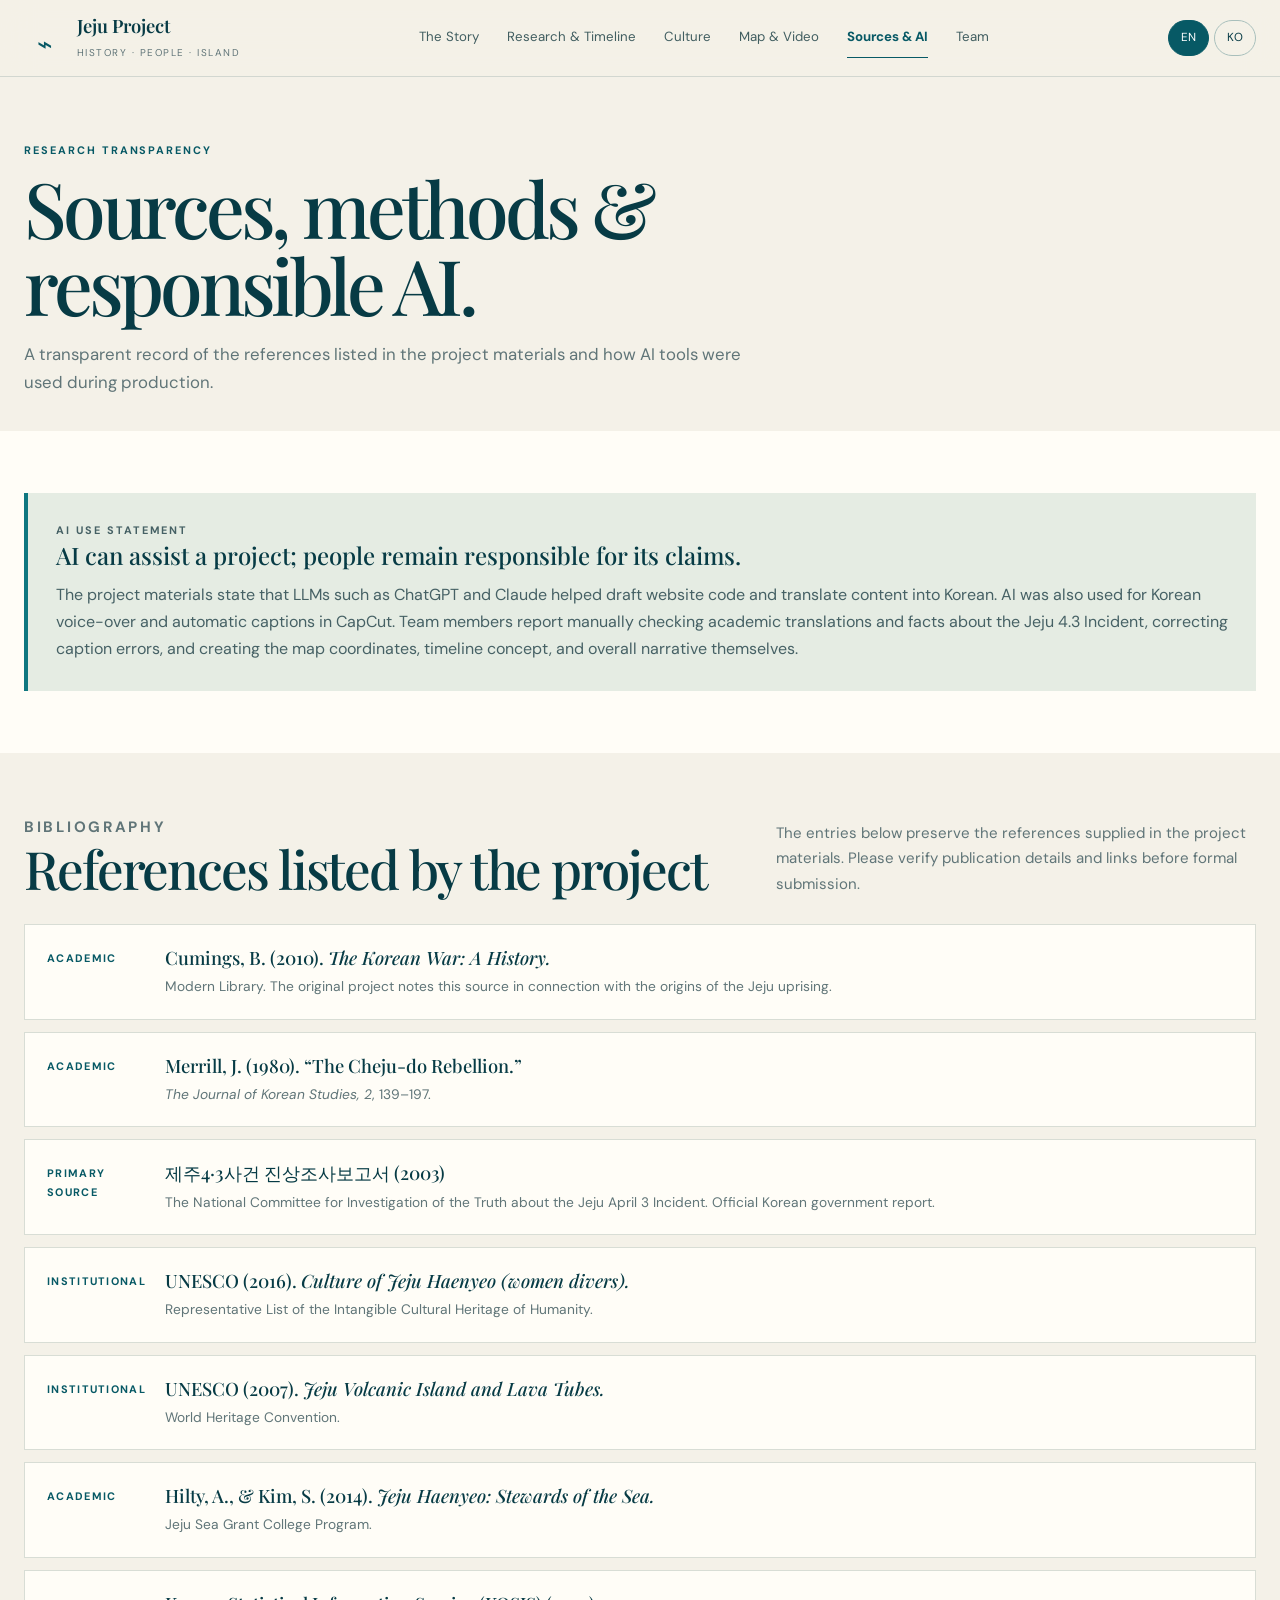
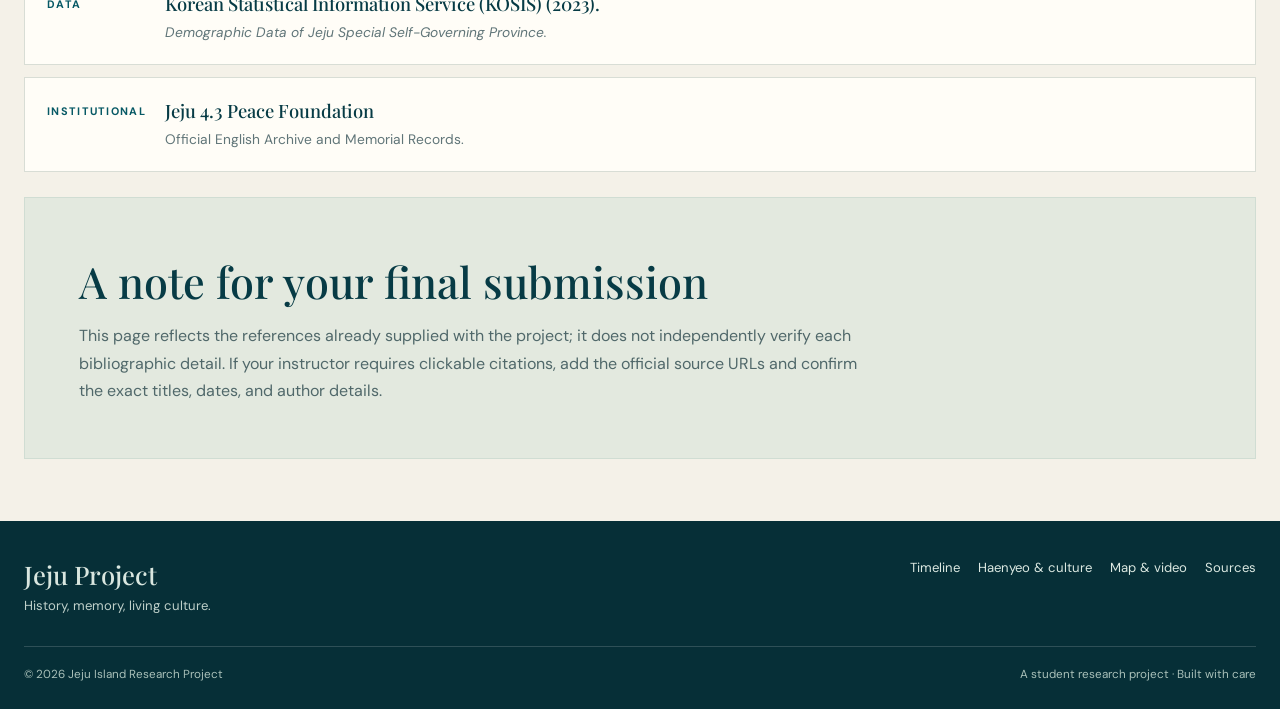
<file: ai-sources.html>
<!doctype html><html lang="en"><head><meta charset="utf-8"><meta name="viewport" content="width=device-width,initial-scale=1"><meta name="theme-color" content="#f4f1e8"><link rel="stylesheet" href="style.css"><title>Sources & AI — Jeju Project</title></head><body><header class="site-header"><div class="container header-inner">
<a class="brand" href="index.html"><span class="brand-icon">⌁</span><span><span class="brand-name">Jeju Project</span><span class="brand-sub" data-en="History · People · Island" data-ko="역사 · 사람 · 섬">History · People · Island</span></span></a>
<nav class="nav" id="site-nav"><a href="index.html" data-en="The Story" data-ko="이야기">The Story</a><a href="history.html" data-en="Research & Timeline" data-ko="연구와 연대표">Research & Timeline</a><a href="culture.html" data-en="Culture" data-ko="문화">Culture</a><a href="media.html" data-en="Map & Video" data-ko="지도와 영상">Map & Video</a><a href="ai-sources.html" data-en="Sources & AI" data-ko="출처와 AI">Sources & AI</a><a href="team.html" data-en="Team" data-ko="팀">Team</a></nav>
<div class="language"><button id="btn-en" class="active">EN</button><button id="btn-ko">KO</button></div><button class="menu-toggle" aria-label="Toggle navigation" aria-expanded="false">☰</button>
</div></header>
<main><div class="container page-heading"><p class="eyebrow" data-en="Research transparency" data-ko="연구의 투명성">Research transparency</p><h1 data-en="Sources, methods & responsible AI." data-ko="출처, 방법론, 책임 있는 AI 활용.">Sources, methods & responsible AI.</h1><p class="lead" data-en="A transparent record of the references listed in the project materials and how AI tools were used during production." data-ko="프로젝트 자료에 기재된 참고 문헌과 제작 과정에서 AI 도구를 활용한 방법을 투명하게 기록합니다.">A transparent record of the references listed in the project materials and how AI tools were used during production.</p></div>
<section class="section section-paper"><div class="container"><div class="feature-card"><p class="eyebrow" data-en="AI use statement" data-ko="AI 활용 설명">AI use statement</p><h3 data-en="AI can assist a project; people remain responsible for its claims." data-ko="AI는 프로젝트를 도울 수 있지만, 주장에 대한 책임은 사람에게 있습니다.">AI can assist a project; people remain responsible for its claims.</h3><p data-en="The project materials state that LLMs such as ChatGPT and Claude helped draft website code and translate content into Korean. AI was also used for Korean voice-over and automatic captions in CapCut. Team members report manually checking academic translations and facts about the Jeju 4.3 Incident, correcting caption errors, and creating the map coordinates, timeline concept, and overall narrative themselves." data-ko="프로젝트 자료에 따르면 ChatGPT와 Claude 같은 LLM은 웹사이트 코드 초안과 한국어 번역에 활용되었습니다. CapCut에서는 한국어 음성 더빙과 자동 자막에도 AI가 사용되었습니다. 팀원들은 학술 번역과 제주 4·3 사건 관련 사실을 직접 확인하고, 자막 오류를 수정했으며, 지도 좌표와 연대표 개념, 전체 서사는 직접 제작했다고 설명합니다.">The project materials state that LLMs such as ChatGPT and Claude helped draft website code and translate content into Korean. AI was also used for Korean voice-over and automatic captions in CapCut. Team members report manually checking academic translations and facts about the Jeju 4.3 Incident, correcting caption errors, and creating the map coordinates, timeline concept, and overall narrative themselves.</p></div></div></section>
<section class="section"><div class="container"><div class="section-heading"><div><p class="eyebrow" data-en="Bibliography" data-ko="참고 문헌">Bibliography</p><h2 data-en="References listed by the project" data-ko="프로젝트 참고 자료">References listed by the project</h2></div><p data-en="The entries below preserve the references supplied in the project materials. Please verify publication details and links before formal submission." data-ko="아래 항목은 프로젝트 자료에 제공된 참고 문헌을 보존한 것입니다. 공식 제출 전 출판 정보와 링크를 확인하세요.">The entries below preserve the references supplied in the project materials. Please verify publication details and links before formal submission.</p></div><div class="source-list">
<article class="source-item"><div class="type">Academic</div><div><h3>Cumings, B. (2010). <em>The Korean War: A History.</em></h3><p>Modern Library. The original project notes this source in connection with the origins of the Jeju uprising.</p></div></article>
<article class="source-item"><div class="type">Academic</div><div><h3>Merrill, J. (1980). “The Cheju-do Rebellion.”</h3><p><em>The Journal of Korean Studies, 2</em>, 139–197.</p></div></article>
<article class="source-item"><div class="type">Primary source</div><div><h3>제주4·3사건 진상조사보고서 (2003)</h3><p>The National Committee for Investigation of the Truth about the Jeju April 3 Incident. Official Korean government report.</p></div></article>
<article class="source-item"><div class="type">Institutional</div><div><h3>UNESCO (2016). <em>Culture of Jeju Haenyeo (women divers).</em></h3><p>Representative List of the Intangible Cultural Heritage of Humanity.</p></div></article>
<article class="source-item"><div class="type">Institutional</div><div><h3>UNESCO (2007). <em>Jeju Volcanic Island and Lava Tubes.</em></h3><p>World Heritage Convention.</p></div></article>
<article class="source-item"><div class="type">Academic</div><div><h3>Hilty, A., & Kim, S. (2014). <em>Jeju Haenyeo: Stewards of the Sea.</em></h3><p>Jeju Sea Grant College Program.</p></div></article>
<article class="source-item"><div class="type">Data</div><div><h3>Korean Statistical Information Service (KOSIS) (2023).</h3><p><em>Demographic Data of Jeju Special Self-Governing Province.</em></p></div></article>
<article class="source-item"><div class="type">Institutional</div><div><h3>Jeju 4.3 Peace Foundation</h3><p>Official English Archive and Memorial Records.</p></div></article>
</div><div class="callout" style="margin-top:25px"><h2 data-en="A note for your final submission" data-ko="최종 제출 전 확인 사항">A note for your final submission</h2><p data-en="This page reflects the references already supplied with the project; it does not independently verify each bibliographic detail. If your instructor requires clickable citations, add the official source URLs and confirm the exact titles, dates, and author details." data-ko="이 페이지는 프로젝트에 이미 포함된 참고 문헌을 반영하며, 각 서지 정보가 독립적으로 검증된 것은 아닙니다. 교수자가 링크가 포함된 인용을 요구한다면 공식 URL을 추가하고 제목, 날짜, 저자 정보를 확인하세요.">This page reflects the references already supplied with the project; it does not independently verify each bibliographic detail. If your instructor requires clickable citations, add the official source URLs and confirm the exact titles, dates, and author details.</p></div></div></section></main><footer class="footer"><div class="container"><div class="footer-top"><div><div class="footer-title">Jeju Project</div><p data-en="History, memory, living culture." data-ko="역사, 기억, 살아 있는 문화.">History, memory, living culture.</p></div><div class="footer-links"><a href="history.html" data-en="Timeline" data-ko="연대표">Timeline</a><a href="culture.html" data-en="Haenyeo & culture" data-ko="해녀와 문화">Haenyeo & culture</a><a href="media.html" data-en="Map & video" data-ko="지도와 영상">Map & video</a><a href="ai-sources.html" data-en="Sources" data-ko="출처">Sources</a></div></div><div class="footer-bottom"><span>© 2026 Jeju Island Research Project</span><span data-en="A student research project · Built with care" data-ko="학생 연구 프로젝트 · 정성으로 제작">A student research project · Built with care</span></div></div></footer><script src="script.js"></script></body></html>
</file>
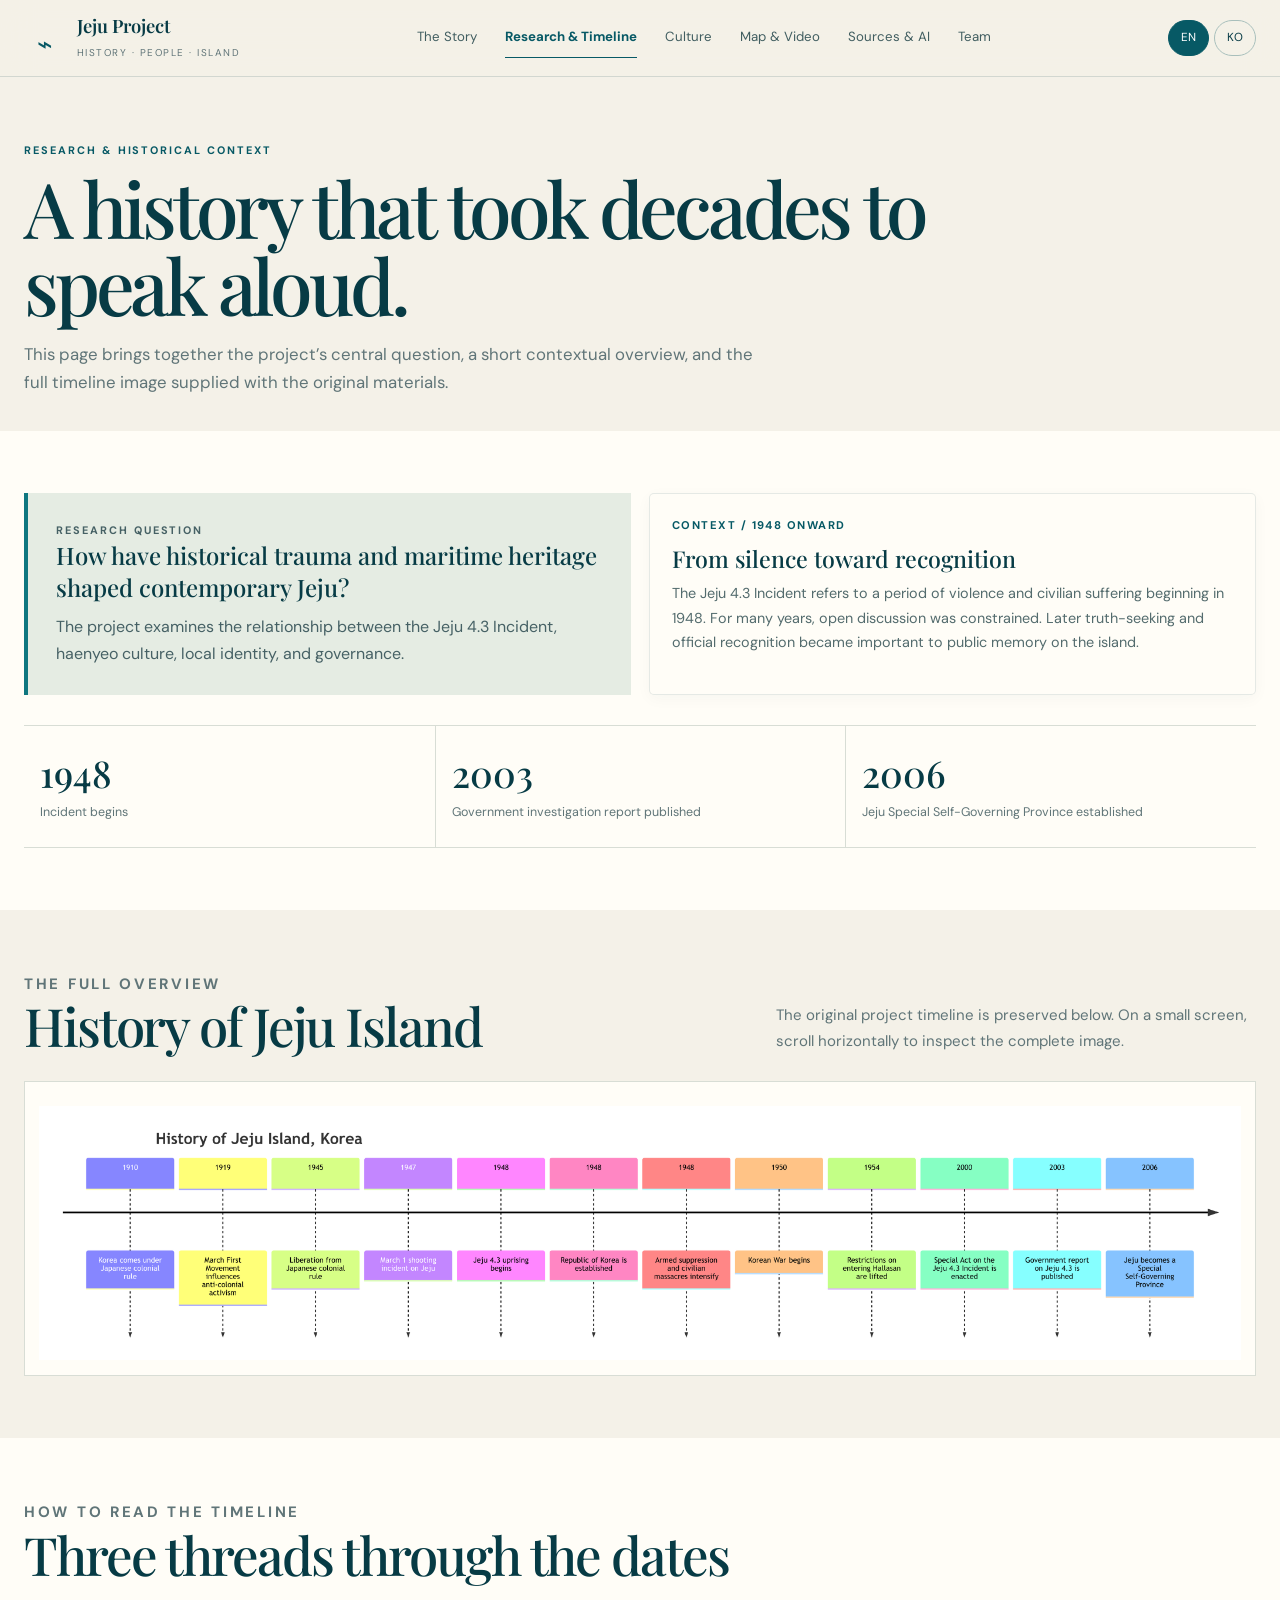
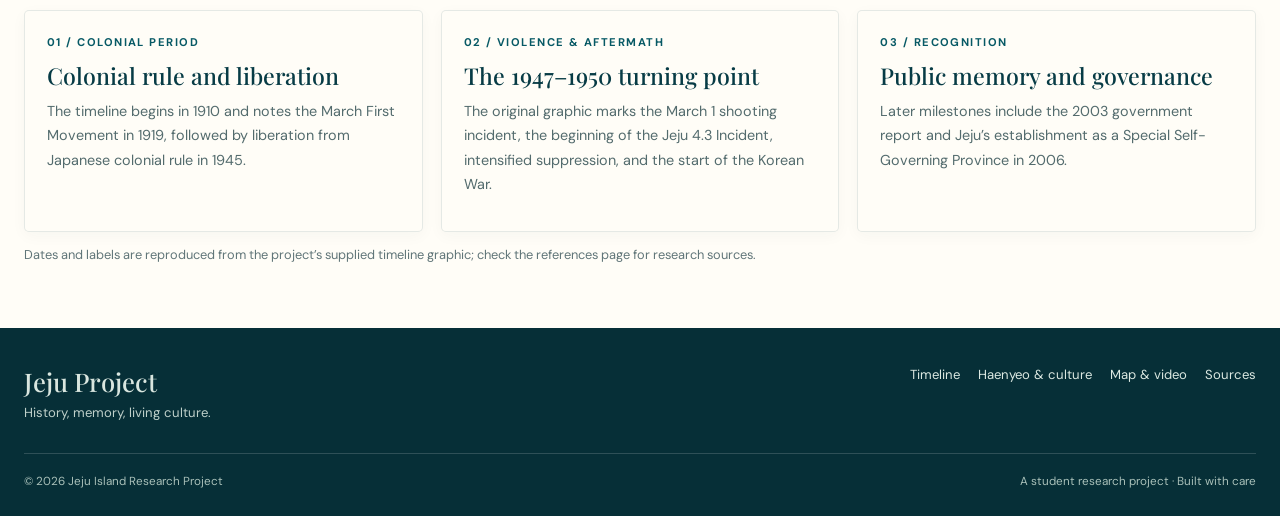
<file: history.html>
<!doctype html><html lang="en"><head><meta charset="utf-8"><meta name="viewport" content="width=device-width,initial-scale=1"><meta name="theme-color" content="#f4f1e8"><link rel="stylesheet" href="style.css"><title>Research & Timeline — Jeju Project</title></head><body><header class="site-header"><div class="container header-inner">
<a class="brand" href="index.html"><span class="brand-icon">⌁</span><span><span class="brand-name">Jeju Project</span><span class="brand-sub" data-en="History · People · Island" data-ko="역사 · 사람 · 섬">History · People · Island</span></span></a>
<nav class="nav" id="site-nav"><a href="index.html" data-en="The Story" data-ko="이야기">The Story</a><a href="history.html" data-en="Research & Timeline" data-ko="연구와 연대표">Research & Timeline</a><a href="culture.html" data-en="Culture" data-ko="문화">Culture</a><a href="media.html" data-en="Map & Video" data-ko="지도와 영상">Map & Video</a><a href="ai-sources.html" data-en="Sources & AI" data-ko="출처와 AI">Sources & AI</a><a href="team.html" data-en="Team" data-ko="팀">Team</a></nav>
<div class="language"><button id="btn-en" class="active">EN</button><button id="btn-ko">KO</button></div><button class="menu-toggle" aria-label="Toggle navigation" aria-expanded="false">☰</button>
</div></header>
<main><div class="container page-heading"><p class="eyebrow" data-en="Research & historical context" data-ko="연구와 역사적 배경">Research & historical context</p><h1 data-en="A history that took decades to speak aloud." data-ko="수십 년이 지나서야 말할 수 있었던 역사.">A history that took decades to speak aloud.</h1><p class="lead" data-en="This page brings together the project’s central question, a short contextual overview, and the full timeline image supplied with the original materials." data-ko="이 페이지에서는 프로젝트의 핵심 질문, 간략한 역사적 배경, 원본 자료에 포함된 전체 연대표 이미지를 함께 살펴봅니다.">This page brings together the project’s central question, a short contextual overview, and the full timeline image supplied with the original materials.</p></div>
<section class="section section-paper"><div class="container"><div class="grid two"><article class="feature-card"><p class="eyebrow" data-en="Research question" data-ko="연구 질문">Research question</p><h3 data-en="How have historical trauma and maritime heritage shaped contemporary Jeju?" data-ko="역사적 트라우마와 해양 유산은 현대 제주를 어떻게 형성했을까요?">How have historical trauma and maritime heritage shaped contemporary Jeju?</h3><p data-en="The project examines the relationship between the Jeju 4.3 Incident, haenyeo culture, local identity, and governance." data-ko="이 프로젝트는 제주 4·3 사건, 해녀 문화, 지역 정체성, 거버넌스의 관계를 살펴봅니다.">The project examines the relationship between the Jeju 4.3 Incident, haenyeo culture, local identity, and governance.</p></article><article class="card"><div class="card-body"><div class="number-label">Context / 1948 onward</div><h3 data-en="From silence toward recognition" data-ko="침묵에서 인정으로">From silence toward recognition</h3><p data-en="The Jeju 4.3 Incident refers to a period of violence and civilian suffering beginning in 1948. For many years, open discussion was constrained. Later truth-seeking and official recognition became important to public memory on the island." data-ko="제주 4·3 사건은 1948년에 시작된 폭력과 민간인 피해의 시기를 가리킵니다. 오랜 기간 공개적인 논의에는 제약이 있었으며, 이후 진상 규명과 공식적인 인정은 섬의 공적 기억에서 중요한 의미를 갖게 되었습니다.">The Jeju 4.3 Incident refers to a period of violence and civilian suffering beginning in 1948. For many years, open discussion was constrained. Later truth-seeking and official recognition became important to public memory on the island.</p></div></article></div><div class="stats"><div class="stat"><strong>1948</strong><span data-en="Incident begins" data-ko="사건 시작">Incident begins</span></div><div class="stat"><strong>2003</strong><span data-en="Government investigation report published" data-ko="정부 진상조사보고서 발간">Government investigation report published</span></div><div class="stat"><strong>2006</strong><span data-en="Jeju Special Self-Governing Province established" data-ko="제주특별자치도 출범">Jeju Special Self-Governing Province established</span></div></div></div></section>
<section class="section"><div class="container"><div class="section-heading"><div><p class="eyebrow" data-en="The full overview" data-ko="전체 개요">The full overview</p><h2 data-en="History of Jeju Island" data-ko="제주도의 역사">History of Jeju Island</h2></div><p data-en="The original project timeline is preserved below. On a small screen, scroll horizontally to inspect the complete image." data-ko="원본 프로젝트 연대표를 아래에 그대로 보존했습니다. 작은 화면에서는 가로로 스크롤해 전체 이미지를 확인하세요.">The original project timeline is preserved below. On a small screen, scroll horizontally to inspect the complete image.</p></div><div class="timeline-wrap"><img src="timeline.png" alt="Original history of Jeju Island timeline" style="min-width:900px;width:100%;height:auto"></div></div></section>
<section class="section section-paper"><div class="container"><div class="section-heading"><div><p class="eyebrow" data-en="How to read the timeline" data-ko="연대표 읽는 법">How to read the timeline</p><h2 data-en="Three threads through the dates" data-ko="연도를 관통하는 세 가지 흐름">Three threads through the dates</h2></div></div><div class="grid three"><article class="card"><div class="card-body"><div class="number-label">01 / Colonial period</div><h3 data-en="Colonial rule and liberation" data-ko="식민 통치와 해방">Colonial rule and liberation</h3><p data-en="The timeline begins in 1910 and notes the March First Movement in 1919, followed by liberation from Japanese colonial rule in 1945." data-ko="연대표는 1910년부터 시작해 1919년 3·1 운동과 1945년 일제강점기 해방을 기록합니다.">The timeline begins in 1910 and notes the March First Movement in 1919, followed by liberation from Japanese colonial rule in 1945.</p></div></article><article class="card"><div class="card-body"><div class="number-label">02 / Violence & aftermath</div><h3 data-en="The 1947–1950 turning point" data-ko="1947–1950년의 전환점">The 1947–1950 turning point</h3><p data-en="The original graphic marks the March 1 shooting incident, the beginning of the Jeju 4.3 Incident, intensified suppression, and the start of the Korean War." data-ko="원본 그래픽은 3·1 발포 사건, 제주 4·3 사건의 시작, 진압과 민간인 학살의 심화, 한국전쟁 발발을 표시합니다.">The original graphic marks the March 1 shooting incident, the beginning of the Jeju 4.3 Incident, intensified suppression, and the start of the Korean War.</p></div></article><article class="card"><div class="card-body"><div class="number-label">03 / Recognition</div><h3 data-en="Public memory and governance" data-ko="공적 기억과 거버넌스">Public memory and governance</h3><p data-en="Later milestones include the 2003 government report and Jeju’s establishment as a Special Self-Governing Province in 2006." data-ko="후대의 이정표에는 2003년 정부 보고서와 2006년 제주특별자치도 출범이 포함됩니다.">Later milestones include the 2003 government report and Jeju’s establishment as a Special Self-Governing Province in 2006.</p></div></article></div><p class="timeline-note" data-en="Dates and labels are reproduced from the project’s supplied timeline graphic; check the references page for research sources." data-ko="날짜와 설명은 프로젝트에서 제공한 연대표를 바탕으로 했습니다. 연구 출처는 참고 문헌 페이지를 확인하세요.">Dates and labels are reproduced from the project’s supplied timeline graphic; check the references page for research sources.</p></div></section></main><footer class="footer"><div class="container"><div class="footer-top"><div><div class="footer-title">Jeju Project</div><p data-en="History, memory, living culture." data-ko="역사, 기억, 살아 있는 문화.">History, memory, living culture.</p></div><div class="footer-links"><a href="history.html" data-en="Timeline" data-ko="연대표">Timeline</a><a href="culture.html" data-en="Haenyeo & culture" data-ko="해녀와 문화">Haenyeo & culture</a><a href="media.html" data-en="Map & video" data-ko="지도와 영상">Map & video</a><a href="ai-sources.html" data-en="Sources" data-ko="출처">Sources</a></div></div><div class="footer-bottom"><span>© 2026 Jeju Island Research Project</span><span data-en="A student research project · Built with care" data-ko="학생 연구 프로젝트 · 정성으로 제작">A student research project · Built with care</span></div></div></footer><script src="script.js"></script></body></html>
</file>
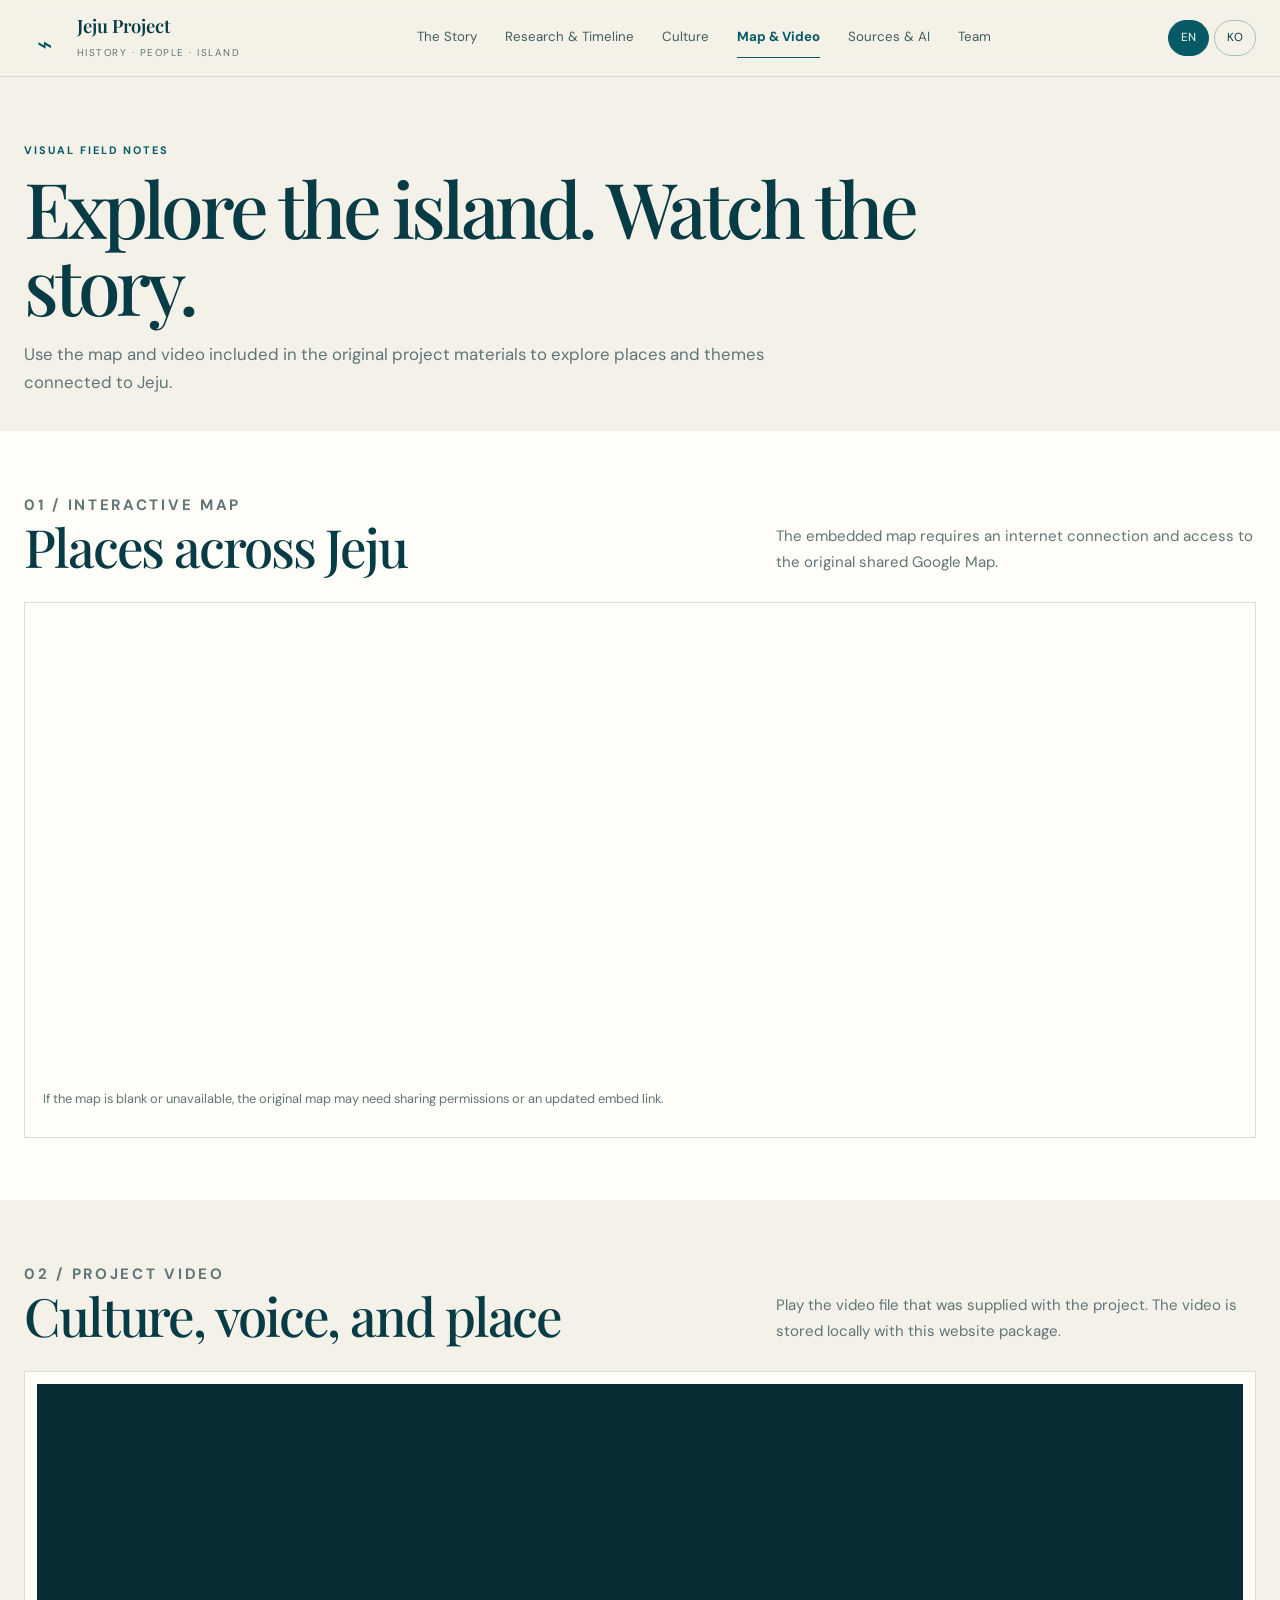
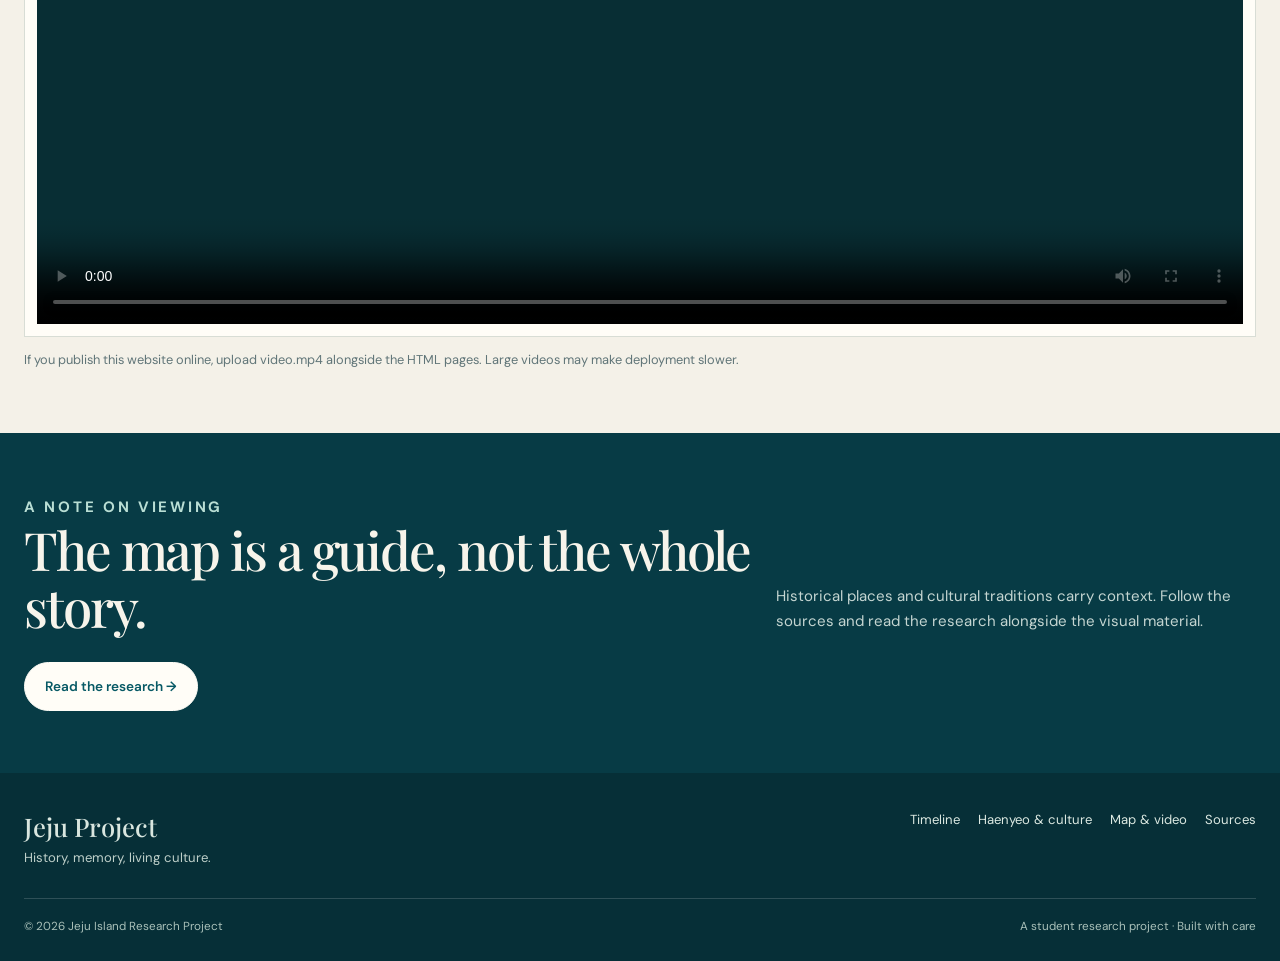
<file: media.html>
<!doctype html><html lang="en"><head><meta charset="utf-8"><meta name="viewport" content="width=device-width,initial-scale=1"><meta name="theme-color" content="#f4f1e8"><link rel="stylesheet" href="style.css"><title>Map & Video — Jeju Project</title></head><body><header class="site-header"><div class="container header-inner">
<a class="brand" href="index.html"><span class="brand-icon">⌁</span><span><span class="brand-name">Jeju Project</span><span class="brand-sub" data-en="History · People · Island" data-ko="역사 · 사람 · 섬">History · People · Island</span></span></a>
<nav class="nav" id="site-nav"><a href="index.html" data-en="The Story" data-ko="이야기">The Story</a><a href="history.html" data-en="Research & Timeline" data-ko="연구와 연대표">Research & Timeline</a><a href="culture.html" data-en="Culture" data-ko="문화">Culture</a><a href="media.html" data-en="Map & Video" data-ko="지도와 영상">Map & Video</a><a href="ai-sources.html" data-en="Sources & AI" data-ko="출처와 AI">Sources & AI</a><a href="team.html" data-en="Team" data-ko="팀">Team</a></nav>
<div class="language"><button id="btn-en" class="active">EN</button><button id="btn-ko">KO</button></div><button class="menu-toggle" aria-label="Toggle navigation" aria-expanded="false">☰</button>
</div></header>
<main><div class="container page-heading"><p class="eyebrow" data-en="Visual field notes" data-ko="시각적 현장 기록">Visual field notes</p><h1 data-en="Explore the island. Watch the story." data-ko="섬을 탐험하고 이야기를 만나세요.">Explore the island. Watch the story.</h1><p class="lead" data-en="Use the map and video included in the original project materials to explore places and themes connected to Jeju." data-ko="원본 프로젝트 자료에 포함된 지도와 영상을 통해 제주와 관련된 장소와 주제를 살펴보세요.">Use the map and video included in the original project materials to explore places and themes connected to Jeju.</p></div>
<section class="section section-paper"><div class="container"><div class="section-heading"><div><p class="eyebrow">01 / Interactive map</p><h2 data-en="Places across Jeju" data-ko="제주 곳곳의 장소">Places across Jeju</h2></div><p data-en="The embedded map requires an internet connection and access to the original shared Google Map." data-ko="삽입된 지도는 인터넷 연결과 원본 공유 Google 지도에 대한 접근이 필요합니다.">The embedded map requires an internet connection and access to the original shared Google Map.</p></div><div class="media-box"><iframe title="Interactive map of Jeju Island" src="https://www.google.com/maps/d/embed?mid=14IloloQ81LKCDHdj1xnivZf2f1XHTCc&hl=en" loading="lazy" allowfullscreen></iframe><p class="map-note" data-en="If the map is blank or unavailable, the original map may need sharing permissions or an updated embed link." data-ko="지도가 비어 있거나 표시되지 않으면 원본 지도의 공유 권한이나 삽입 링크를 확인해야 할 수 있습니다.">If the map is blank or unavailable, the original map may need sharing permissions or an updated embed link.</p></div></div></section>
<section class="section"><div class="container"><div class="section-heading"><div><p class="eyebrow">02 / Project video</p><h2 data-en="Culture, voice, and place" data-ko="문화, 목소리, 장소">Culture, voice, and place</h2></div><p data-en="Play the video file that was supplied with the project. The video is stored locally with this website package." data-ko="프로젝트와 함께 제공된 영상 파일을 재생하세요. 영상은 웹사이트 패키지에 포함되어 있습니다.">Play the video file that was supplied with the project. The video is stored locally with this website package.</p></div><div class="media-box"><video controls preload="metadata" playsinline poster="https://images.unsplash.com/photo-1500375592092-40eb2168fd21?auto=format&fit=crop&w=1400&q=85"><source src="video.mp4" type="video/mp4">Your browser does not support video playback.</video></div><p class="timeline-note" data-en="If you publish this website online, upload video.mp4 alongside the HTML pages. Large videos may make deployment slower." data-ko="웹사이트를 온라인에 게시할 때 video.mp4도 HTML 페이지와 함께 업로드하세요. 큰 영상 파일은 배포 시간을 늘릴 수 있습니다.">If you publish this website online, upload video.mp4 alongside the HTML pages. Large videos may make deployment slower.</p></div></section>
<section class="section section-dark"><div class="container"><div class="section-heading"><div><p class="eyebrow" style="color:#b9ded4" data-en="A note on viewing" data-ko="관람 안내">A note on viewing</p><h2 data-en="The map is a guide, not the whole story." data-ko="지도는 안내일 뿐, 이야기의 전부는 아닙니다.">The map is a guide, not the whole story.</h2></div><p data-en="Historical places and cultural traditions carry context. Follow the sources and read the research alongside the visual material." data-ko="역사적 장소와 문화 전통에는 맥락이 담겨 있습니다. 시각 자료와 함께 출처 및 연구 내용도 확인하세요.">Historical places and cultural traditions carry context. Follow the sources and read the research alongside the visual material.</p></div><a class="button light" href="history.html" data-en="Read the research →" data-ko="연구 읽기 →">Read the research →</a></div></section></main><footer class="footer"><div class="container"><div class="footer-top"><div><div class="footer-title">Jeju Project</div><p data-en="History, memory, living culture." data-ko="역사, 기억, 살아 있는 문화.">History, memory, living culture.</p></div><div class="footer-links"><a href="history.html" data-en="Timeline" data-ko="연대표">Timeline</a><a href="culture.html" data-en="Haenyeo & culture" data-ko="해녀와 문화">Haenyeo & culture</a><a href="media.html" data-en="Map & video" data-ko="지도와 영상">Map & video</a><a href="ai-sources.html" data-en="Sources" data-ko="출처">Sources</a></div></div><div class="footer-bottom"><span>© 2026 Jeju Island Research Project</span><span data-en="A student research project · Built with care" data-ko="학생 연구 프로젝트 · 정성으로 제작">A student research project · Built with care</span></div></div></footer><script src="script.js"></script></body></html>
</file>
<file: style.css>
@import url('https://fonts.googleapis.com/css2?family=DM+Sans:wght@400;500;600;700&family=Playfair+Display:wght@400;500;600;700&display=swap');
:root{--ink:#073b45;--teal:#075965;--teal2:#0f7780;--cream:#f4f1e8;--paper:#fffdf7;--sand:#e8e1d2;--muted:#607578;--line:#d8ddd5;--coral:#d77b62;--shadow:0 14px 38px rgba(5,45,52,.09)}
*{box-sizing:border-box}html{scroll-behavior:smooth;scroll-padding-top:100px}body{margin:0;background:var(--cream);color:var(--ink);font-family:'DM Sans',sans-serif;line-height:1.7}img{max-width:100%;display:block}a{color:inherit}button{font:inherit}.container{width:min(1240px,calc(100% - 48px));margin:auto}
.site-header{position:sticky;top:0;z-index:30;background:rgba(244,241,232,.96);backdrop-filter:blur(16px);border-bottom:1px solid rgba(7,59,69,.14)}.header-inner{min-height:76px;display:flex;align-items:center;justify-content:space-between;gap:24px}.brand{display:flex;align-items:center;gap:11px;text-decoration:none;white-space:nowrap}.brand-icon{width:42px;height:32px;display:grid;place-items:center;color:var(--teal);font-size:1.65rem}.brand-name{font:600 1.15rem 'Playfair Display',serif;line-height:1.1}.brand-sub{font-size:.62rem;letter-spacing:.15em;text-transform:uppercase;color:var(--muted);display:block;margin-top:4px}.nav{display:flex;align-items:center;gap:clamp(12px,2.2vw,30px)}.nav a{text-decoration:none;font-size:.83rem;color:#415e60;white-space:nowrap;padding:8px 0;border-bottom:1px solid transparent}.nav a:hover,.nav a.active{color:var(--teal);border-bottom-color:var(--teal)}.nav a.active{font-weight:700}.language{display:flex;gap:5px}.language button{border:1px solid #a8bfbb;background:transparent;color:var(--ink);padding:7px 12px;border-radius:50px;font-size:.73rem;cursor:pointer}.language button.active{background:var(--teal);color:white;border-color:var(--teal)}.menu-toggle{display:none;background:none;border:0;color:var(--ink);font-size:1.5rem}
main{min-height:70vh}.hero{min-height:560px;position:relative;overflow:hidden;display:grid;place-items:center;text-align:center;color:white;background:linear-gradient(90deg,rgba(2,39,47,.5),rgba(2,39,47,.22)),url('https://images.unsplash.com/photo-1538485399081-7c897f9a6d4b?auto=format&fit=crop&w=2200&q=88') center 48%/cover}.hero:after{content:'';position:absolute;inset:0;background:linear-gradient(0deg,rgba(1,29,35,.6),transparent 55%);pointer-events:none}.hero-content{position:relative;z-index:1;width:min(920px,calc(100% - 36px));padding:74px 0}.kicker{font-size:.7rem;letter-spacing:.24em;text-transform:uppercase;font-weight:700;color:#c6e6dc;margin:0 0 18px}.hero h1,.page-heading h1{font:500 clamp(3.2rem,8vw,7rem)/.99 'Playfair Display',serif;letter-spacing:-.055em;margin:0 auto 22px}.hero p{max-width:660px;margin:0 auto 28px;color:#f3f6ef;font-size:1.05rem}.button{display:inline-flex;align-items:center;justify-content:center;gap:12px;text-decoration:none;border:1px solid rgba(255,255,255,.75);background:var(--teal);color:white;padding:12px 20px;border-radius:99px;font-weight:600;font-size:.85rem;transition:.2s}.button:hover{transform:translateY(-2px);background:var(--teal2)}.button.light{background:var(--paper);color:var(--teal);border-color:var(--paper)}.button.outline{background:transparent;color:var(--teal);border-color:#9bb7b4}.button.small{padding:8px 14px;font-size:.78rem}
.page-heading{padding:64px 0 34px}.page-heading h1{font-size:clamp(2.8rem,6vw,5.1rem);margin:0;max-width:950px}.page-heading .lead{font-size:1.05rem;color:var(--muted);max-width:740px;margin:18px 0 0}.section{padding:62px 0}.section.compact{padding:34px 0}.section-heading{display:flex;justify-content:space-between;align-items:end;gap:24px;margin-bottom:27px}.section-heading h2,.section-title{font:500 clamp(2rem,4.5vw,3.3rem)/1.08 'Playfair Display',serif;letter-spacing:-.04em;margin:0}.section-heading p{max-width:480px;margin:0;color:var(--muted);font-size:.94rem}.eyebrow{color:var(--teal);font-size:.68rem;font-weight:700;text-transform:uppercase;letter-spacing:.18em;margin:0 0 10px}.section-paper{background:var(--paper)}.section-dark{background:var(--ink);color:#f7f4eb}.section-dark .section-heading p,.section-dark .muted{color:#c4d5d1}.rule{width:54px;height:2px;background:var(--teal2);margin:16px 0}.grid{display:grid;gap:18px}.grid.two{grid-template-columns:repeat(2,minmax(0,1fr))}.grid.three{grid-template-columns:repeat(3,minmax(0,1fr))}.grid.four{grid-template-columns:repeat(4,minmax(0,1fr))}.card{background:var(--paper);border:1px solid rgba(7,59,69,.1);border-radius:5px;overflow:hidden;box-shadow:0 4px 15px rgba(5,45,52,.035)}.card-body{padding:22px}.card h3{font:500 1.45rem/1.2 'Playfair Display',serif;margin:0 0 9px}.card p{color:#536b6d;margin:0 0 12px;font-size:.9rem}.card .text-link{color:var(--teal);font-size:.82rem;font-weight:700;text-decoration:none}.card .text-link:hover{text-decoration:underline}.card-image{width:100%;height:210px;object-fit:cover}.card-image.tall{height:280px}.number-label{font-size:.7rem;color:var(--teal);letter-spacing:.13em;text-transform:uppercase;font-weight:700;margin-bottom:10px}.question-layout{display:grid;grid-template-columns:.85fr 1.5fr;gap:34px;align-items:start}.question-copy{padding:8px 0}.question-copy h2{font:500 clamp(2rem,3.4vw,3rem)/1.15 'Playfair Display',serif;margin:0 0 20px}.feature-card{background:#e5ece3;padding:28px;border-left:4px solid var(--teal2)}.feature-card h3{font:500 1.5rem 'Playfair Display',serif;margin:0 0 10px}.feature-card p{margin:0;color:#466165}.stats{display:grid;grid-template-columns:repeat(3,1fr);border-top:1px solid var(--line);border-bottom:1px solid var(--line);margin-top:30px}.stat{padding:22px 16px}.stat+.stat{border-left:1px solid var(--line)}.stat strong{font:500 2.3rem 'Playfair Display',serif;display:block}.stat span{font-size:.78rem;color:var(--muted)}
.timeline-wrap{overflow-x:auto;padding:24px 14px 15px;background:var(--paper);border:1px solid var(--line)}.timeline{display:flex;align-items:flex-start;min-width:1080px;position:relative;padding:0 12px}.timeline:before{content:'';height:2px;background:#799a9b;position:absolute;top:17px;left:22px;right:22px}.timepoint{position:relative;flex:1;text-align:center;padding:0 8px;z-index:1}.timepoint .dot{width:25px;height:25px;border-radius:50%;border:3px solid var(--paper);box-shadow:0 0 0 1px #9bb9b8;background:var(--dot,#8bb9b4);margin:5px auto 18px}.timepoint strong{display:block;font:600 1rem 'Playfair Display',serif;margin-bottom:8px}.timepoint span{display:block;font-size:.69rem;line-height:1.45;color:#4c6566}.timeline-note{color:var(--muted);font-size:.8rem;margin:12px 0 0}.photo-band{display:grid;grid-template-columns:1.1fr .9fr;min-height:390px;background:var(--teal);color:white}.photo-band img{width:100%;height:100%;min-height:390px;object-fit:cover}.photo-band-copy{padding:clamp(28px,5vw,66px);align-self:center}.photo-band-copy h2{font:500 clamp(2.1rem,4vw,3.4rem)/1.1 'Playfair Display',serif;margin:0 0 16px}.photo-band-copy p{color:#d9e8e1}.quote{font:italic 1.35rem/1.55 'Playfair Display',serif;border-left:2px solid #7ab3ad;padding-left:20px;margin:24px 0 0}.tag-row{display:flex;gap:8px;flex-wrap:wrap;margin:18px 0}.tag{display:inline-block;border:1px solid #b7cbc5;border-radius:99px;padding:5px 10px;font-size:.73rem;color:var(--teal)}.callout{padding:clamp(28px,5vw,54px);background:#e3e9df;border:1px solid #d0ddd3}.callout h2{font:500 clamp(1.8rem,4vw,2.7rem) 'Playfair Display',serif;margin:0 0 12px}.callout p{max-width:780px;color:#50686a;margin:0}.media-box{padding:12px;background:var(--paper);border:1px solid var(--line)}.media-box iframe{width:100%;height:440px;border:0}.media-box video{width:100%;max-height:540px;background:#082e34;display:block}.map-note{font-size:.8rem;color:var(--muted);padding:12px 6px 2px}.source-list{display:grid;gap:12px}.source-item{display:grid;grid-template-columns:100px 1fr;gap:18px;padding:20px 22px;background:var(--paper);border:1px solid var(--line)}.source-item .type{font-size:.68rem;letter-spacing:.12em;text-transform:uppercase;font-weight:700;color:var(--teal);padding-top:4px}.source-item h3{font:500 1.15rem 'Playfair Display',serif;margin:0 0 5px}.source-item p{margin:0;color:var(--muted);font-size:.86rem}.team-card{padding:0}.team-card .card-body{padding:22px}.avatar-placeholder{height:160px;display:grid;place-items:center;background:linear-gradient(135deg,#d5e2d9,#8eaca5);color:var(--teal);font:500 3rem 'Playfair Display',serif}.team-card h3{margin-bottom:3px}.role{font-size:.7rem;letter-spacing:.1em;text-transform:uppercase;color:var(--teal);font-weight:700;margin-bottom:13px}.footer{background:#062f37;color:#d9e6df;padding:36px 0 24px}.footer-top{display:flex;justify-content:space-between;gap:28px;align-items:start;padding-bottom:25px;border-bottom:1px solid rgba(255,255,255,.16)}.footer-title{font:500 1.6rem 'Playfair Display',serif}.footer p{margin:4px 0;color:#bfd0ca;font-size:.82rem}.footer-links{display:flex;gap:18px;flex-wrap:wrap}.footer-links a{font-size:.82rem;color:#dce9e2;text-decoration:none}.footer-bottom{display:flex;justify-content:space-between;gap:16px;padding-top:18px;font-size:.73rem;color:#a9c0b9}.reveal{animation:rise .65s ease both}@keyframes rise{from{opacity:0;transform:translateY(14px)}to{opacity:1;transform:none}}:focus-visible{outline:3px solid var(--coral);outline-offset:3px}
@media(max-width:980px){.nav{gap:13px}.nav a{font-size:.76rem}.grid.four{grid-template-columns:repeat(2,minmax(0,1fr))}.question-layout{grid-template-columns:1fr}.photo-band{grid-template-columns:1fr 1fr}}
@media(max-width:760px){.container{width:calc(100% - 30px)}.header-inner{min-height:68px;gap:10px}.menu-toggle{display:block;order:4}.language{margin-left:auto}.nav{display:none;position:absolute;top:68px;left:0;right:0;background:var(--cream);padding:12px 22px 20px;border-bottom:1px solid var(--line);align-items:stretch;flex-direction:column;gap:4px}.nav.open{display:flex}.nav a{font-size:.9rem;padding:8px}.hero{min-height:520px}.hero h1{font-size:clamp(3.1rem,15vw,5rem)}.hero-content{padding:50px 0}.page-heading{padding:42px 0 25px}.section{padding:45px 0}.section-heading{display:block}.section-heading p{margin-top:12px}.grid.two,.grid.three,.grid.four{grid-template-columns:1fr}.card-image,.card-image.tall{height:230px}.stats{grid-template-columns:1fr}.stat+.stat{border-left:0;border-top:1px solid var(--line)}.photo-band{grid-template-columns:1fr}.photo-band img{min-height:260px;height:280px}.photo-band-copy{padding:30px 24px}.media-box iframe{height:360px}.source-item{grid-template-columns:1fr;gap:6px}.source-item .type{padding:0}.footer-top,.footer-bottom{flex-direction:column}.avatar-placeholder{height:190px}}
@media(prefers-reduced-motion:reduce){html{scroll-behavior:auto}.reveal{animation:none}*{transition:none!important}}
</file>
